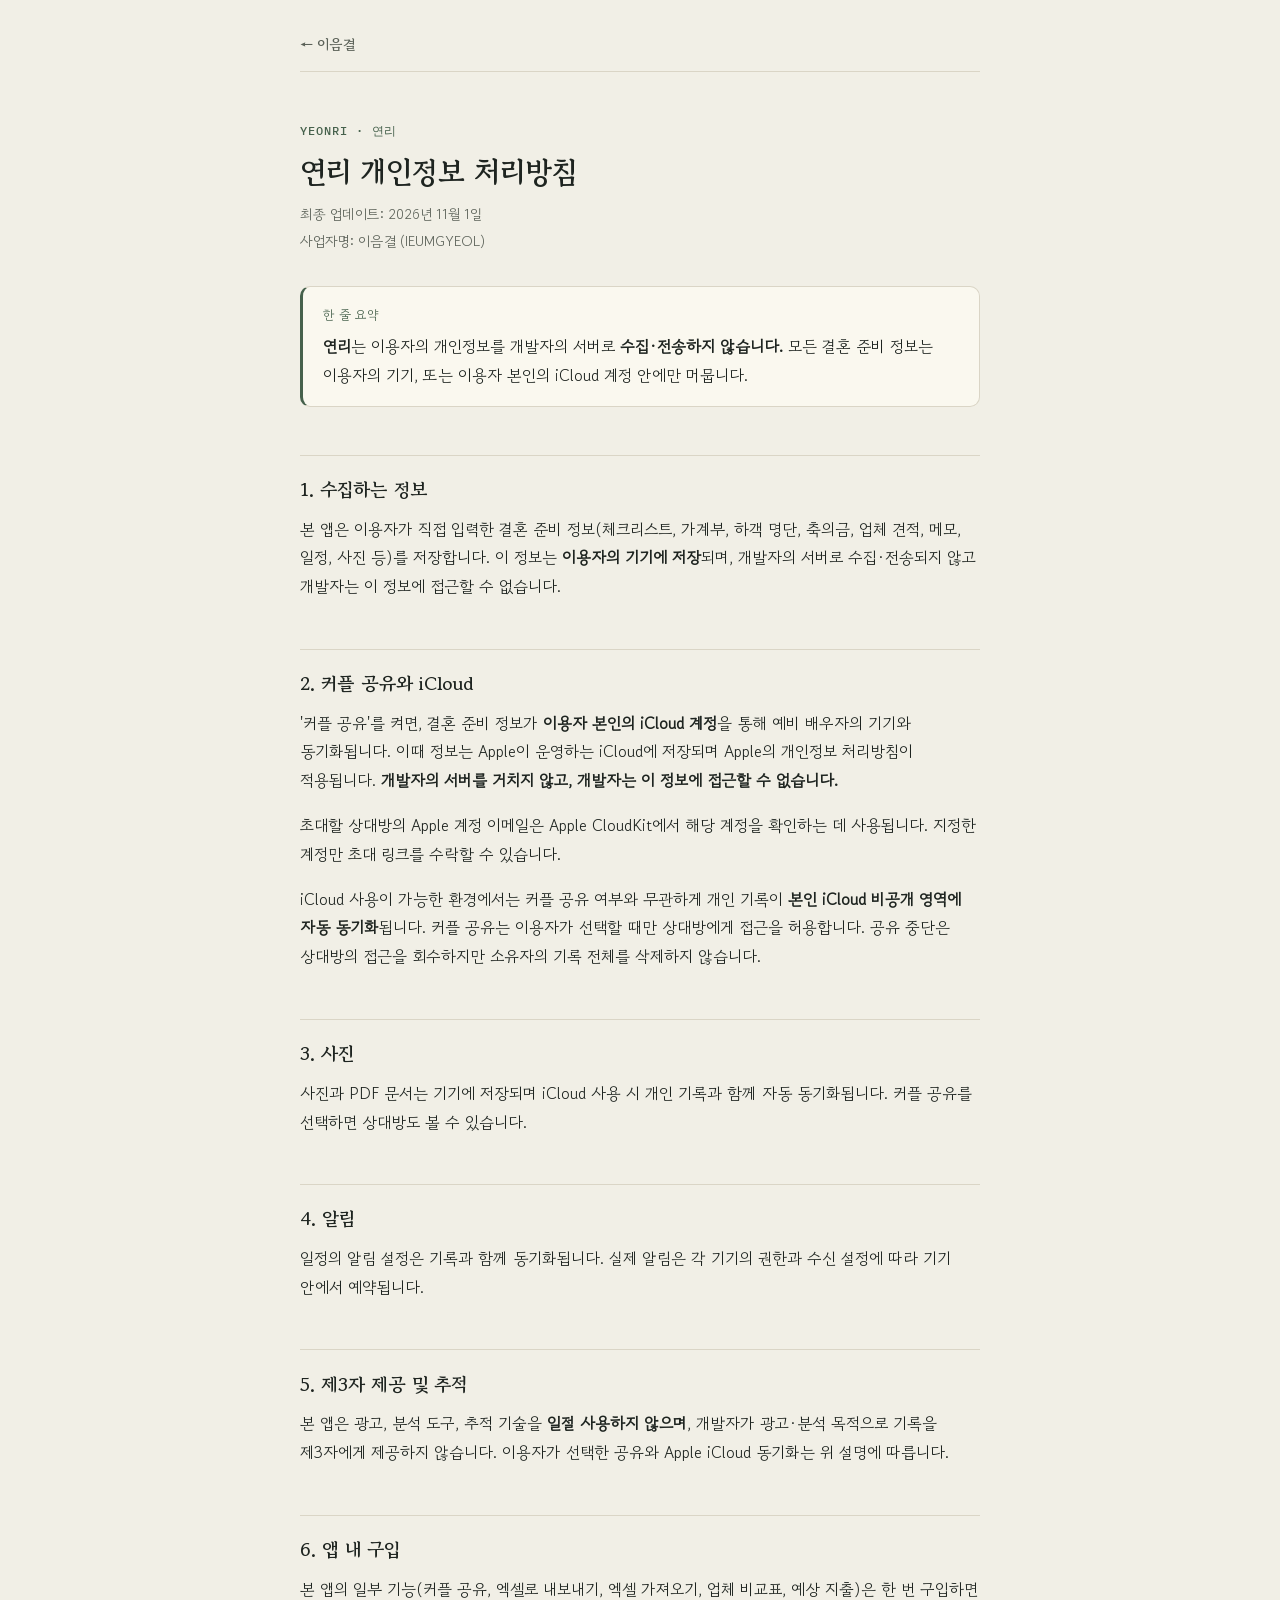
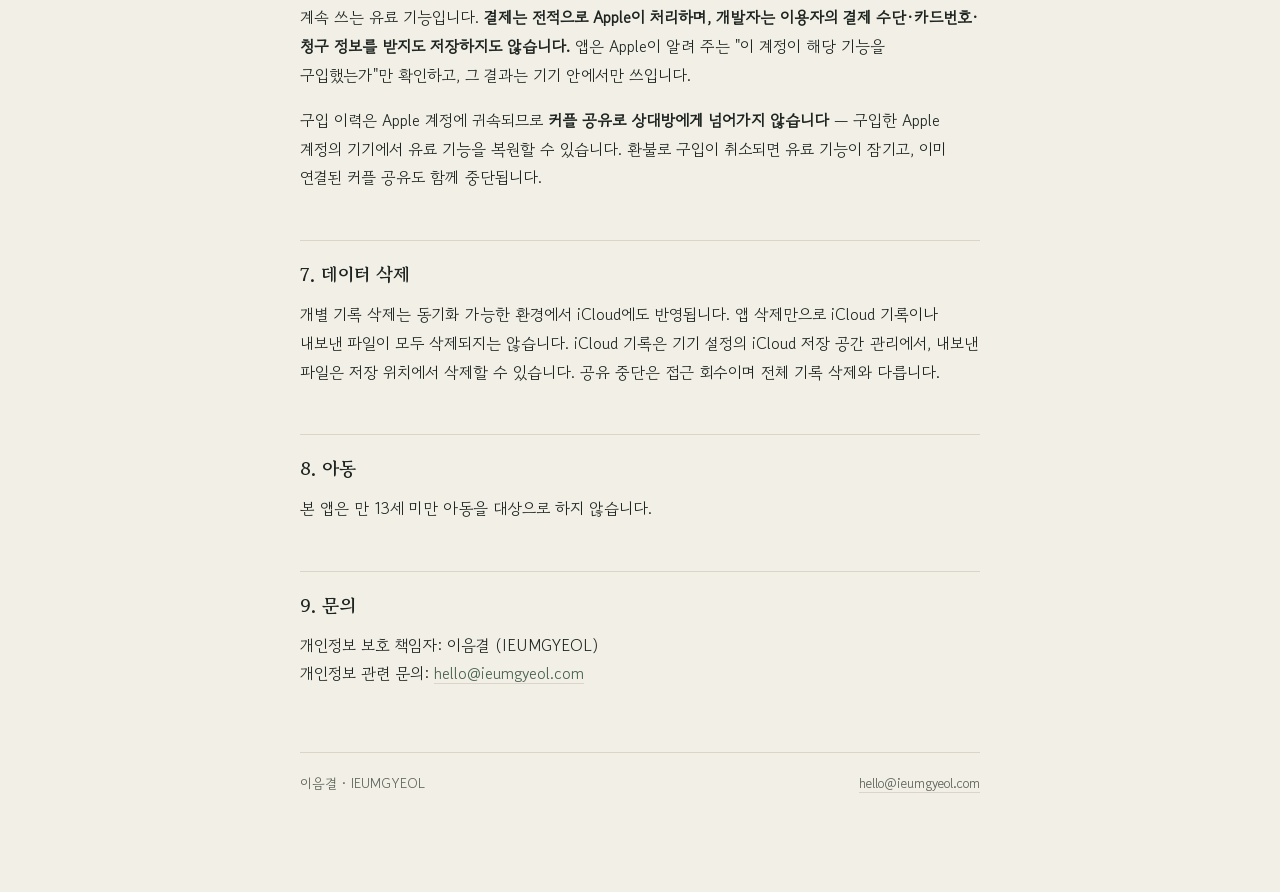
<file: yeonri-privacy/index.html>
<!doctype html>
<html lang="ko" data-app="yeonri">
<head>
<meta charset="utf-8">
<meta name="viewport" content="width=device-width, initial-scale=1">
<title>연리 개인정보 처리방침</title>
<link rel="preconnect" href="https://fonts.googleapis.com">
<link rel="preconnect" href="https://fonts.gstatic.com" crossorigin>
<link rel="stylesheet" href="https://fonts.googleapis.com/css2?family=Gowun+Batang:wght@400;700&family=Gowun+Dodum&family=IBM+Plex+Mono:wght@400;500&display=swap">
<link rel="stylesheet" href="/policy.css?v=1">
</head>
<body>
<div class="wrap">

<header class="topbar">
<a class="home" href="/">← 이음결</a>
</header>

<article id="ko">
<p class="app-label">YEONRI · 연리</p>
<h1>연리 개인정보 처리방침</h1>
<p class="meta">최종 업데이트: 2026년 11월 1일</p>
<p class="meta">사업자명: 이음결 (IEUMGYEOL)</p>

<div class="callout">
<p class="label">한 줄 요약</p>
<p><strong>연리</strong>는 이용자의 개인정보를 개발자의 서버로 <strong>수집·전송하지 않습니다.</strong> 모든 결혼 준비 정보는 이용자의 기기, 또는 이용자 본인의 iCloud 계정 안에만 머뭅니다.</p>
</div>

<h2>1. 수집하는 정보</h2>
<p>본 앱은 이용자가 직접 입력한 결혼 준비 정보(체크리스트, 가계부, 하객 명단, 축의금, 업체 견적, 메모, 일정, 사진 등)를 저장합니다. 이 정보는 <strong>이용자의 기기에 저장</strong>되며, 개발자의 서버로 수집·전송되지 않고 개발자는 이 정보에 접근할 수 없습니다.</p>

<h2>2. 커플 공유와 iCloud</h2>
<p>'커플 공유'를 켜면, 결혼 준비 정보가 <strong>이용자 본인의 iCloud 계정</strong>을 통해 예비 배우자의 기기와 동기화됩니다. 이때 정보는 Apple이 운영하는 iCloud에 저장되며 Apple의 개인정보 처리방침이 적용됩니다. <strong>개발자의 서버를 거치지 않고, 개발자는 이 정보에 접근할 수 없습니다.</strong></p>
<p>초대할 상대방의 Apple 계정 이메일은 Apple CloudKit에서 해당 계정을 확인하는 데 사용됩니다. 지정한 계정만 초대 링크를 수락할 수 있습니다.</p>
<p>iCloud 사용이 가능한 환경에서는 커플 공유 여부와 무관하게 개인 기록이 <strong>본인 iCloud 비공개 영역에 자동 동기화</strong>됩니다. 커플 공유는 이용자가 선택할 때만 상대방에게 접근을 허용합니다. 공유 중단은 상대방의 접근을 회수하지만 소유자의 기록 전체를 삭제하지 않습니다.</p>

<h2>3. 사진</h2>
<p>사진과 PDF 문서는 기기에 저장되며 iCloud 사용 시 개인 기록과 함께 자동 동기화됩니다. 커플 공유를 선택하면 상대방도 볼 수 있습니다.</p>

<h2>4. 알림</h2>
<p>일정의 알림 설정은 기록과 함께 동기화됩니다. 실제 알림은 각 기기의 권한과 수신 설정에 따라 기기 안에서 예약됩니다.</p>

<h2>5. 제3자 제공 및 추적</h2>
<p>본 앱은 광고, 분석 도구, 추적 기술을 <strong>일절 사용하지 않으며</strong>, 개발자가 광고·분석 목적으로 기록을 제3자에게 제공하지 않습니다. 이용자가 선택한 공유와 Apple iCloud 동기화는 위 설명에 따릅니다.</p>

<h2>6. 앱 내 구입</h2>
<p>본 앱의 일부 기능(커플 공유, 엑셀로 내보내기, 엑셀 가져오기, 업체 비교표, 예상 지출)은 한 번 구입하면 계속 쓰는 유료 기능입니다. <strong>결제는 전적으로 Apple이 처리하며, 개발자는 이용자의 결제 수단·카드번호·청구 정보를 받지도 저장하지도 않습니다.</strong> 앱은 Apple이 알려 주는 "이 계정이 해당 기능을 구입했는가"만 확인하고, 그 결과는 기기 안에서만 쓰입니다.</p>
<p>구입 이력은 Apple 계정에 귀속되므로 <strong>커플 공유로 상대방에게 넘어가지 않습니다</strong> — 구입한 Apple 계정의 기기에서 유료 기능을 복원할 수 있습니다. 환불로 구입이 취소되면 유료 기능이 잠기고, 이미 연결된 커플 공유도 함께 중단됩니다.</p>

<h2>7. 데이터 삭제</h2>
<p>개별 기록 삭제는 동기화 가능한 환경에서 iCloud에도 반영됩니다. 앱 삭제만으로 iCloud 기록이나 내보낸 파일이 모두 삭제되지는 않습니다. iCloud 기록은 기기 설정의 iCloud 저장 공간 관리에서, 내보낸 파일은 저장 위치에서 삭제할 수 있습니다. 공유 중단은 접근 회수이며 전체 기록 삭제와 다릅니다.</p>

<h2>8. 아동</h2>
<p>본 앱은 만 13세 미만 아동을 대상으로 하지 않습니다.</p>

<h2>9. 문의</h2>
<p>개인정보 보호 책임자: 이음결 (IEUMGYEOL)<br>개인정보 관련 문의: <a href="mailto:hello@ieumgyeol.com">hello@ieumgyeol.com</a></p>
</article>


<footer class="site-footer">
<span>이음결 · IEUMGYEOL</span>
<a href="mailto:hello@ieumgyeol.com">hello@ieumgyeol.com</a>
</footer>

</div>
</body>
</html>
</file>
<file: policy.css>
/* 앱별 개인정보 처리방침·고객 지원 페이지 공용 스타일.
   바탕·글꼴·레이아웃은 이음결 홈페이지와 같고, 포인트 색만 앱마다 다르다.
   <html data-app="gridpaper | yeonri | dorong"> 로 앱을 고른다. */

:root {
  --bg: #F1EFE6;
  --surface: #FAF8EF;
  --text: #1E2420;
  --text-muted: #5B6158;
  --line: #DAD5C6;
  /* 앱 포인트 색 (기본값은 이음결 초록) */
  --accent: #2F6E5C;
  --accent-soft: #E4ECE7;
}

/* 모눈: 연필 같은 먹색 */
:root[data-app="gridpaper"] { --accent: #4A4944; --accent-soft: #E6E3DA; }
/* 연리: 연리 앱 초록 */
:root[data-app="yeonri"]    { --accent: #46614C; --accent-soft: #E4EBE2; }
/* 도롱마을: 이끼 올리브 */
:root[data-app="dorong"]    { --accent: #5E6B43; --accent-soft: #E7EBDA; }

@media (prefers-color-scheme: dark) {
  :root:not([data-theme="light"]) {
    --bg: #161A13;
    --surface: #1D2318;
    --text: #EDE9DD;
    --text-muted: #ABA99A;
    --line: #2E362A;
    --accent: #6FB59E;
    --accent-soft: #23332C;
  }
  :root[data-app="gridpaper"]:not([data-theme="light"]) { --accent: #CFCBC0; --accent-soft: #2B2C27; }
  :root[data-app="yeonri"]:not([data-theme="light"])    { --accent: #A8C09B; --accent-soft: #2C3A2C; }
  :root[data-app="dorong"]:not([data-theme="light"])    { --accent: #B9C496; --accent-soft: #2E3326; }
}

:root[data-theme="dark"] {
  --bg: #161A13;
  --surface: #1D2318;
  --text: #EDE9DD;
  --text-muted: #ABA99A;
  --line: #2E362A;
  --accent: #6FB59E;
  --accent-soft: #23332C;
}
:root[data-theme="dark"][data-app="gridpaper"] { --accent: #CFCBC0; --accent-soft: #2B2C27; }
:root[data-theme="dark"][data-app="yeonri"]    { --accent: #A8C09B; --accent-soft: #2C3A2C; }
:root[data-theme="dark"][data-app="dorong"]    { --accent: #B9C496; --accent-soft: #2E3326; }

* { box-sizing: border-box; }

body {
  margin: 0;
  background: var(--bg);
  color: var(--text);
  font-family: "Gowun Dodum", "Apple SD Gothic Neo", sans-serif;
  font-size: 16px;
  line-height: 1.8;
  word-break: keep-all;
  overflow-wrap: break-word;
  -webkit-font-smoothing: antialiased;
}

::selection { background: var(--accent-soft); }

.wrap {
  max-width: 720px;
  margin: 0 auto;
  padding: 32px 20px 96px;
}

/* 맨 위: 홈 링크 + 언어 전환 */
.topbar {
  display: flex;
  justify-content: space-between;
  align-items: center;
  gap: 12px;
  flex-wrap: wrap;
  padding-bottom: 14px;
  border-bottom: 1px solid var(--line);
  margin-bottom: 48px;
  font-size: 0.88rem;
}
.topbar .home {
  color: var(--text-muted);
  text-decoration: none;
  font-family: "Gowun Batang", serif;
  font-weight: 700;
}
.topbar .home:hover, .topbar .home:focus-visible { color: var(--text); }

.lang { display: flex; gap: 4px; }
.lang a {
  color: var(--text-muted);
  text-decoration: none;
  padding: 3px 10px;
  border-radius: 99px;
}
.lang a:hover, .lang a:focus-visible { color: var(--text); }
.lang a[aria-current="true"] { background: var(--accent-soft); color: var(--accent); }

/* 앱 이름 라벨 */
.app-label {
  font-family: "IBM Plex Mono", ui-monospace, monospace;
  font-size: 0.74rem;
  font-weight: 500;
  letter-spacing: 0.08em;
  color: var(--accent);
  margin: 0 0 10px;
}

h1, h2, h3 {
  font-family: "Gowun Batang", "Noto Serif KR", serif;
  font-weight: 700;
  text-wrap: balance;
}

h1 {
  font-size: 1.85rem;
  line-height: 1.35;
  margin: 0 0 10px;
}

h2 {
  font-size: 1.15rem;
  line-height: 1.5;
  margin: 2.6em 0 0.6em;
  padding-top: 1.1em;
  border-top: 1px solid var(--line);
}

h3 {
  font-size: 1.02rem;
  margin: 1.9em 0 0.3em;
}
h3 + p { margin-top: 0; }

p, li { margin: 0 0 1em; }
ul { padding-left: 1.2em; margin: 0 0 1em; }
li { margin: 0.35em 0; }
strong { font-weight: 700; }

a { color: var(--accent); text-decoration-color: var(--line); text-underline-offset: 3px; }
a:hover, a:focus-visible { text-decoration-color: var(--accent); }

.meta {
  color: var(--text-muted);
  font-size: 0.88rem;
  margin: 0 0 2px;
}

/* 처리방침 ↔ 고객 지원 이동 */
.doc-tabs {
  display: flex;
  gap: 8px;
  flex-wrap: wrap;
  margin: 22px 0 32px;
}
.doc-tabs a {
  font-size: 0.86rem;
  text-decoration: none;
  color: var(--text-muted);
  border: 1px solid var(--line);
  border-radius: 99px;
  padding: 4px 14px;
}
.doc-tabs a:hover, .doc-tabs a:focus-visible { color: var(--accent); border-color: var(--accent); }
.doc-tabs a[aria-current="page"] {
  color: var(--accent);
  background: var(--accent-soft);
  border-color: transparent;
}

.lede { margin: 32px 0 0; }

.callout {
  background: var(--surface);
  border: 1px solid var(--line);
  border-left: 3px solid var(--accent);
  border-radius: 10px;
  padding: 16px 20px;
  margin: 32px 0 0;
}
.callout .label {
  font-family: "IBM Plex Mono", ui-monospace, monospace;
  font-size: 0.72rem;
  letter-spacing: 0.08em;
  color: var(--accent);
  margin: 0 0 6px;
}
.callout p:last-child { margin-bottom: 0; }
[lang="ko"] .callout .label { font-family: inherit; letter-spacing: 0; font-size: 0.8rem; }

table {
  width: 100%;
  border-collapse: collapse;
  font-size: 0.92rem;
  margin: 8px 0 1em;
}
th, td {
  border-top: 1px solid var(--line);
  padding: 9px 8px 9px 0;
  text-align: left;
  vertical-align: top;
}
th { font-weight: 700; color: var(--text-muted); font-size: 0.85rem; }
tr:last-child td { border-bottom: 1px solid var(--line); }

/* 언어 전환이 없을 때(자바스크립트 꺼짐)만 보이는 구분선 */
hr.divider { border: none; border-top: 1px solid var(--line); margin: 5em 0 3em; }
html[data-lang] hr.divider { display: none; }

.site-footer {
  margin-top: 64px;
  padding-top: 18px;
  border-top: 1px solid var(--line);
  color: var(--text-muted);
  font-size: 0.85rem;
  display: flex;
  justify-content: space-between;
  gap: 12px;
  flex-wrap: wrap;
}
.site-footer a { color: var(--text-muted); }
</file>
